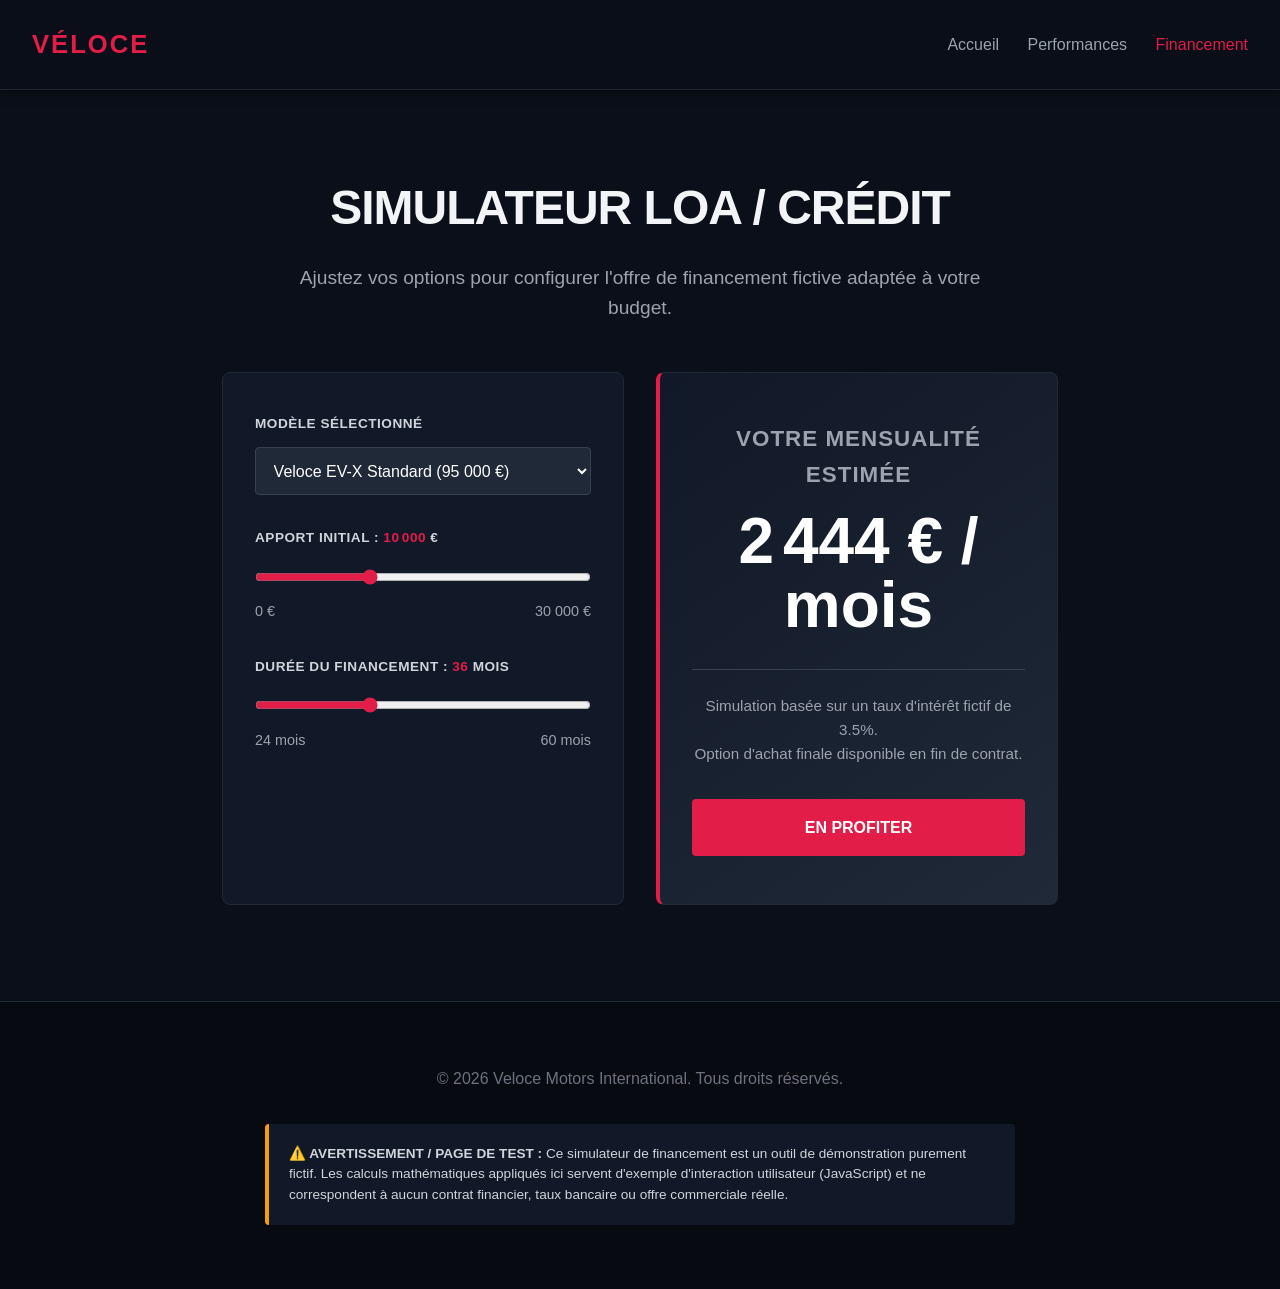
<file: bornes.html>
<!DOCTYPE html>
<html lang="fr">
<head>
    <meta charset="UTF-8">
    <meta name="viewport" content="width=device-width, initial-scale=1.0">
    <title>Veloce Motors | Simulateur de Financement</title>
    <style>
        /* --- STYLE CSS --- */
        * {
            margin: 0;
            padding: 0;
            box-sizing: border-box;
        }

        body {
            font-family: 'Segoe UI', Arial, sans-serif;
            line-height: 1.6;
            color: #f3f4f6;
            background-color: #0b0f19;
        }

        /* Barre de navigation */
        nav {
            background-color: rgba(11, 15, 25, 0.9);
            padding: 1.5rem 2rem;
            display: flex;
            justify-content: space-between;
            align-items: center;
            box-shadow: 0 2px 10px rgba(0,0,0,0.5);
            position: sticky;
            top: 0;
            z-index: 100;
            backdrop-filter: blur(10px);
            border-bottom: 1px solid #1f2937;
        }

        nav .logo {
            font-size: 1.6rem;
            font-weight: 800;
            letter-spacing: 2px;
            color: #e11d48;
            text-decoration: none;
            transition: opacity 0.2s ease;
        }

        nav .logo:hover {
            opacity: 0.85;
        }

        nav .nav-links a {
            text-decoration: none;
            color: #9ca3af;
            margin-left: 1.5rem;
            font-weight: 500;
            transition: color 0.3s;
        }

        nav .nav-links a:hover, nav .nav-links a.active {
            color: #e11d48;
        }

        /* En-tête */
        header.section-header {
            padding: 5rem 2rem 1rem 2rem;
            text-align: center;
            max-width: 800px;
            margin: 0 auto;
        }

        header.section-header h1 {
            font-size: 3rem;
            font-weight: 900;
            text-transform: uppercase;
            margin-bottom: 1rem;
            letter-spacing: -1px;
        }

        header.section-header p {
            color: #9ca3af;
            font-size: 1.2rem;
        }

        /* Zone du Simulateur */
        .simulator-container {
            max-width: 900px;
            margin: 2rem auto;
            padding: 0 2rem;
            display: grid;
            grid-template-columns: repeat(auto-fit, minmax(350px, 1fr));
            gap: 2rem;
        }

        /* Panneau de configuration (Gauche) */
        .config-panel {
            background-color: #111827;
            padding: 2.5rem 2rem;
            border-radius: 8px;
            border: 1px solid #1f2937;
        }

        .form-group {
            margin-bottom: 2rem;
        }

        .form-group label {
            display: block;
            margin-bottom: 0.75rem;
            font-weight: 600;
            color: #d1d5db;
            text-transform: uppercase;
            font-size: 0.85rem;
            letter-spacing: 0.5px;
        }

        .form-group select {
            width: 100%;
            padding: 0.85rem;
            border: 1px solid #374151;
            background-color: #1f2937;
            color: white;
            border-radius: 4px;
            font-size: 1rem;
            outline: none;
        }

        /* Curseurs */
        .form-group input[type="range"] {
            width: 100%;
            margin-top: 0.5rem;
            accent-color: #e11d48;
        }

        .range-values {
            display: flex;
            justify-content: space-between;
            font-size: 0.9rem;
            color: #9ca3af;
            margin-top: 0.5rem;
        }

        .current-value {
            font-weight: bold;
            color: #e11d48;
        }

        /* Panneau des résultats (Droite) */
        .results-panel {
            background: linear-gradient(145deg, #111827, #1f2937);
            padding: 3rem 2rem;
            border-radius: 8px;
            border: 1px solid #1f2937;
            display: flex;
            flex-direction: column;
            justify-content: center;
            align-items: center;
            text-align: center;
            border-left: 4px solid #e11d48;
        }

        .results-panel h2 {
            font-size: 1.4rem;
            text-transform: uppercase;
            color: #9ca3af;
            margin-bottom: 1rem;
            letter-spacing: 1px;
        }

        .monthly-price {
            font-size: 4rem;
            font-weight: 900;
            color: #ffffff;
            line-height: 1;
            margin-bottom: 0.5rem;
        }

        .monthly-price span {
            font-size: 1.5rem;
            color: #9ca3af;
            font-weight: 500;
        }

        .details-summary {
            font-size: 0.95rem;
            color: #9ca3af;
            margin-top: 1.5rem;
            border-top: 1px solid #374151;
            padding-top: 1.5rem;
            width: 100%;
        }

        .cta-btn {
            display: inline-block;
            background-color: #e11d48;
            color: #ffffff;
            padding: 1rem 2rem;
            text-decoration: none;
            border-radius: 4px;
            font-weight: bold;
            text-transform: uppercase;
            margin-top: 2rem;
            width: 100%;
            transition: background 0.3s;
        }

        .cta-btn:hover {
            background-color: #be123c;
        }

        /* Pied de page et avertissement */
        footer {
            background-color: #070a10;
            color: #6b7280;
            text-align: center;
            padding: 4rem 2rem;
            margin-top: 6rem;
            border-top: 1px solid #1f2937;
        }

        .disclaimer {
            background-color: #111827;
            color: #d1d5db;
            padding: 1.25rem;
            border-radius: 4px;
            max-width: 750px;
            margin: 2rem auto 0 auto;
            font-size: 0.85rem;
            line-height: 1.5;
            border-left: 4px solid #f59e0b;
            text-align: left;
        }
    </style>
</head>
<body>

    <!-- Barre de Navigation -->
    <nav>
        <a href="index.html" class="logo">VÉLOCE</a>
        <div class="nav-links">
            <a href="index.html">Accueil</a>
            <a href="performances.html">Performances</a>
            <a href="#" class="active">Financement</a>
        </div>
    </nav>

    <!-- En-tête -->
    <header class="section-header">
        <h1>Simulateur LOA / Crédit</h1>
        <p>Ajustez vos options pour configurer l'offre de financement fictive adaptée à votre budget.</p>
    </header>

    <!-- Zone principale du simulateur -->
    <section class="simulator-container">
        
        <!-- Formulaire de configuration -->
        <div class="config-panel">
            
            <!-- Choix du modèle -->
            <div class="form-group">
                <label for="model-select">Modèle sélectionné</label>
                <select id="model-select" onchange="calculateFinance()">
                    <option value="95000">Veloce EV-X Standard (95 000 €)</option>
                    <option value="145000">Veloce EV-X Track Edition (145 000 €)</option>
                </select>
            </div>

            <!-- Choix de l'apport initial -->
            <div class="form-group">
                <label for="deposit-slider">Apport Initial : <span id="deposit-val" class="current-value">10 000</span> €</label>
                <input type="range" id="deposit-slider" min="0" max="30000" step="5000" value="10000" oninput="calculateFinance()">
                <div class="range-values">
                    <span>0 €</span>
                    <span>30 000 €</span>
                </div>
            </div>

            <!-- Choix de la durée -->
            <div class="form-group">
                <label for="duration-slider">Durée du financement : <span id="duration-val" class="current-value">36</span> mois</label>
                <input type="range" id="duration-slider" min="24" max="60" step="12" value="36" oninput="calculateFinance()">
                <div class="range-values">
                    <span>24 mois</span>
                    <span>60 mois</span>
                </div>
            </div>

        </div>

        <!-- Panneau des résultats en temps réel -->
        <div class="results-panel">
            <h2>Votre Mensualité Estimée</h2>
            <div class="monthly-price" id="total-monthly">0<span> € / mois</span></div>
            
            <div class="details-summary">
                <p>Simulation basée sur un taux d'intérêt fictif de 3.5%.</p>
                <p>Option d'achat finale disponible en fin de contrat.</p>
            </div>

            <a href="index.html" class="cta-btn">En profiter</a>
        </div>

    </section>

    <!-- Pied de page -->
    <footer>
        <p>&copy; 2026 Veloce Motors International. Tous droits réservés.</p>
        
        <div class="disclaimer">
            <strong>⚠️ AVERTISSEMENT / PAGE DE TEST :</strong> Ce simulateur de financement est un outil de démonstration purement fictif. Les calculs mathématiques appliqués ici servent d'exemple d'interaction utilisateur (JavaScript) et ne correspondent à aucun contrat financier, taux bancaire ou offre commerciale réelle.
        </div>
    </footer>

    <!-- --- ZONE INTERACTIVE JAVASCRIPT --- -->
        <!-- --- ZONE INTERACTIVE JAVASCRIPT --- -->
    <script>
        function calculateFinance() {
            // 1. Récupération des valeurs
            const carPrice = parseFloat(document.getElementById('model-select').value);
            const deposit = parseFloat(document.getElementById('deposit-slider').value);
            const months = parseInt(document.getElementById('duration-slider').value);

            // 2. Mise à jour des petits textes à côté des curseurs
            document.getElementById('deposit-val').textContent = deposit.toLocaleString('fr-FR');
            document.getElementById('duration-val').textContent = months;

            // 3. Calcul mathématique
            const amountToFinance = carPrice - deposit;
            const totalWithInterest = amountToFinance * 1.035;
            const monthlyPayment = totalWithInterest / months;

            // 4. Affichage du résultat avec TON texte exact
            document.getElementById('total-monthly').textContent = Math.round(monthlyPayment).toLocaleString('fr-FR') + ' € / mois';
        }

        // Lancement automatique du calcul
        window.onload = calculateFinance;
    </script>
</file>
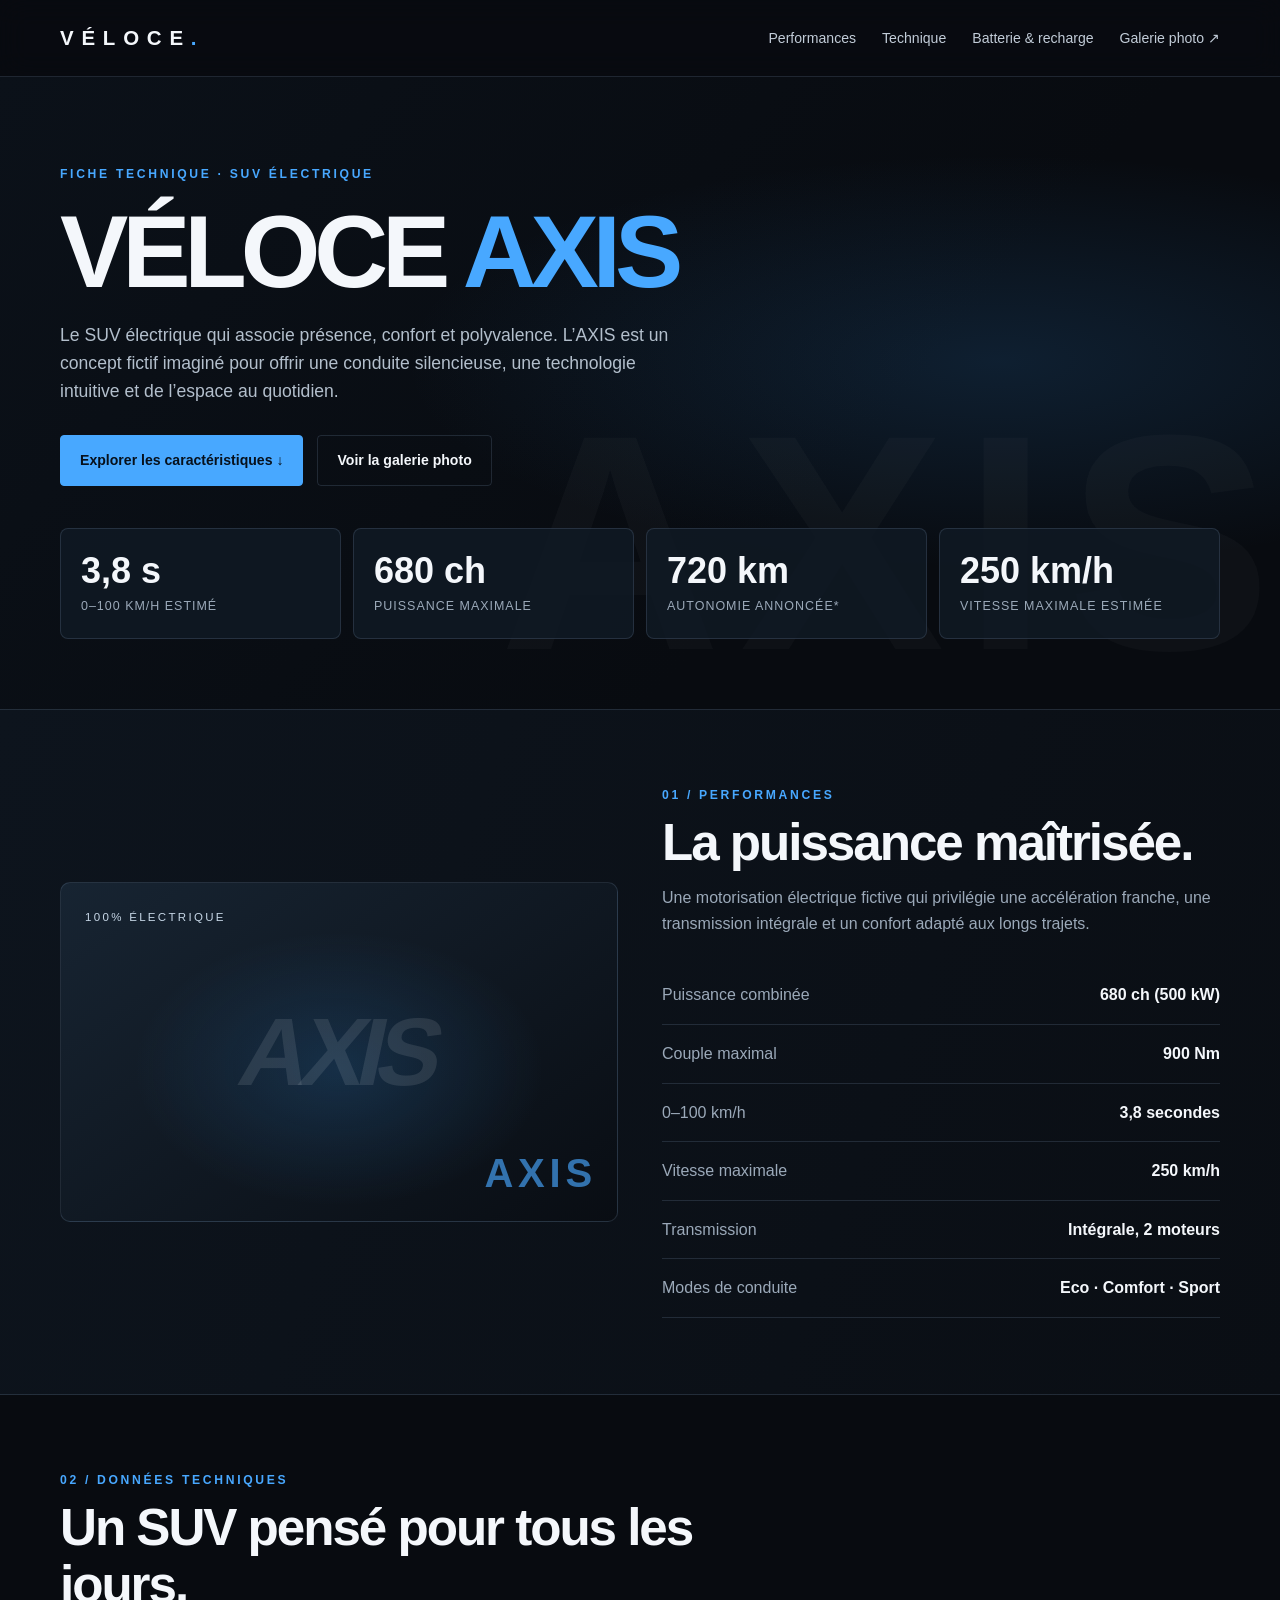
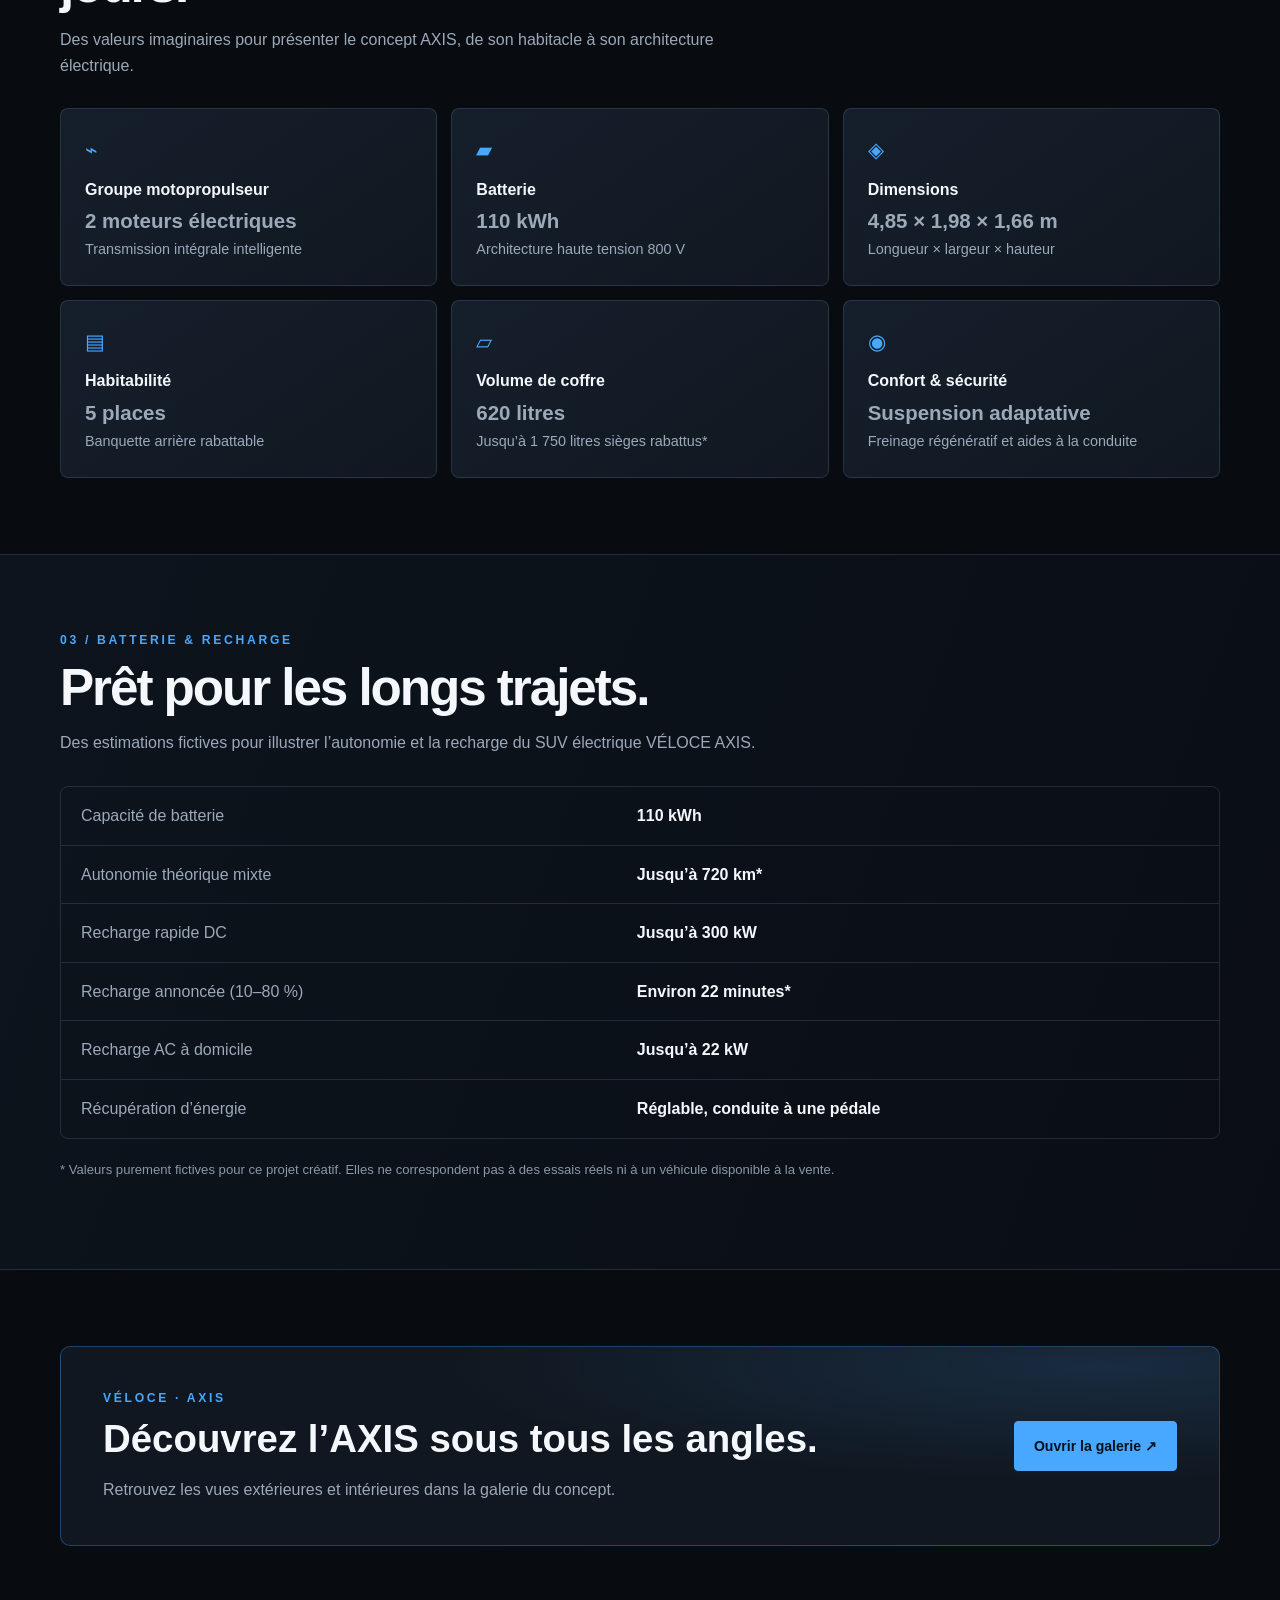
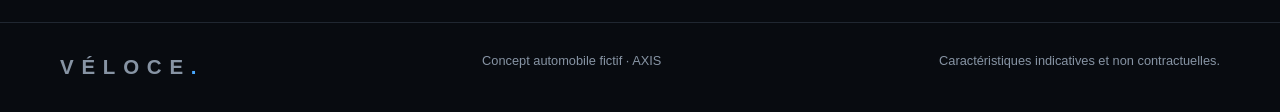
<file: fiches_AXIS.html>
<!DOCTYPE html>
<html lang="fr">
<head>
<meta charset="UTF-8">
<meta name="viewport" content="width=device-width, initial-scale=1.0">
<meta name="theme-color" content="#080b10">
<title>VÉLOCE AXIS — Fiche technique</title>
<style>
:root{--bg:#080b10;--panel:#101720;--panel2:#151f2b;--blue:#48a8ff;--muted:#9ba9b9;--white:#f4f7fb;--line:rgba(150,180,210,.17)}
*{box-sizing:border-box}html{scroll-behavior:smooth}body{margin:0;background:var(--bg);color:var(--white);font-family:Inter,Arial,Helvetica,sans-serif;line-height:1.6}
a{color:inherit;text-decoration:none}.wrap{width:min(1160px,92%);margin:auto}
header{position:sticky;top:0;z-index:10;background:rgba(8,11,16,.88);backdrop-filter:blur(14px);border-bottom:1px solid var(--line)}
.nav{height:76px;display:flex;align-items:center;justify-content:space-between;gap:24px}.brand{font-size:1.28rem;font-weight:700;letter-spacing:.38em}.brand span{color:var(--blue)}nav{display:flex;gap:26px;font-size:.88rem;color:#c2ccd8}nav a:hover{color:var(--blue)}
.hero{position:relative;overflow:hidden;padding:88px 0 70px;background:radial-gradient(ellipse at 78% 45%,rgba(41,113,180,.2),transparent 42%),linear-gradient(130deg,#0b1119,#080b10 65%)}
.hero:after{content:"AXIS";position:absolute;right:-10px;bottom:-80px;font-size:clamp(9rem,24vw,20rem);font-weight:800;letter-spacing:.06em;color:rgba(255,255,255,.025);pointer-events:none}
.eyebrow{color:var(--blue);text-transform:uppercase;letter-spacing:.22em;font-size:.76rem;font-weight:700}.hero h1{font-size:clamp(3.2rem,8vw,6.6rem);line-height:.98;letter-spacing:-.06em;margin:18px 0}.hero h1 span{color:var(--blue)}.lead{max-width:640px;color:#b3bfcc;font-size:1.1rem}.hero-actions{display:flex;gap:14px;flex-wrap:wrap;margin-top:30px}
.btn{display:inline-flex;align-items:center;justify-content:center;padding:13px 19px;border-radius:4px;font-weight:700;font-size:.88rem;border:1px solid var(--line)}.btn.primary{background:var(--blue);color:#07111c;border-color:var(--blue)}.btn:hover{transform:translateY(-1px)}
.stats{display:grid;grid-template-columns:repeat(4,1fr);gap:12px;margin-top:42px;position:relative;z-index:1}.stat{padding:20px;background:rgba(17,26,37,.82);border:1px solid var(--line);border-radius:8px}.stat strong{display:block;font-size:clamp(1.55rem,3vw,2.25rem);line-height:1.2}.stat small{color:var(--muted);font-size:.78rem;text-transform:uppercase;letter-spacing:.08em}
section{padding:76px 0}.section-head{max-width:700px;margin-bottom:30px}.section-head h2{font-size:clamp(2rem,4vw,3.2rem);line-height:1.1;margin:10px 0 14px;letter-spacing:-.04em}.section-head p{color:var(--muted);margin:0}
.spec-grid{display:grid;grid-template-columns:repeat(3,1fr);gap:14px}.spec{padding:24px;background:linear-gradient(145deg,var(--panel2),var(--panel));border:1px solid var(--line);border-radius:8px;min-height:150px}.spec .icon{color:var(--blue);font-size:1.3rem}.spec h3{margin:10px 0 3px;font-size:1rem}.spec p{margin:0;color:var(--muted);font-size:.9rem}.spec strong{font-size:1.28rem}
.performance{background:linear-gradient(110deg,#0d141d,#0a0e14);border-top:1px solid var(--line);border-bottom:1px solid var(--line)}.performance-layout{display:grid;grid-template-columns:1fr 1fr;gap:44px;align-items:center}.performance-art{min-height:340px;border-radius:10px;border:1px solid var(--line);background:radial-gradient(ellipse at 50% 55%,rgba(47,139,220,.2),transparent 52%),linear-gradient(145deg,#172432,#090d13);display:flex;align-items:center;justify-content:center;position:relative;overflow:hidden}.car-line{font-size:clamp(3rem,8vw,6rem);font-weight:900;letter-spacing:-.08em;color:rgba(255,255,255,.1);transform:skewX(-12deg)}.performance-art:before{content:"100% ÉLECTRIQUE";position:absolute;top:25px;left:24px;color:#c7d7e7;font-size:.72rem;letter-spacing:.2em}.performance-art:after{content:"AXIS";position:absolute;bottom:16px;right:20px;color:rgba(72,168,255,.65);font-size:2.5rem;font-weight:800;letter-spacing:.12em}.perf-list{display:grid;gap:0}.perf-row{display:flex;justify-content:space-between;gap:20px;padding:16px 0;border-bottom:1px solid var(--line)}.perf-row span{color:var(--muted)}.perf-row strong{text-align:right}
.table-wrap{overflow-x:auto;border:1px solid var(--line);border-radius:8px}table{width:100%;border-collapse:collapse;min-width:480px}td{padding:16px 20px;border-bottom:1px solid var(--line)}tr:last-child td{border-bottom:0}td:first-child{color:var(--muted);width:48%}td:last-child{font-weight:600}
.note{margin-top:20px;color:#8998a9;font-size:.82rem}.cta{padding:42px;border:1px solid rgba(72,168,255,.3);border-radius:10px;background:radial-gradient(ellipse at 90% 10%,rgba(72,168,255,.14),transparent 45%),var(--panel);display:flex;justify-content:space-between;align-items:center;gap:25px}.cta h2{margin:0 0 8px;font-size:clamp(1.6rem,3vw,2.4rem)}.cta p{margin:0;color:var(--muted)}
footer{border-top:1px solid var(--line);padding:28px 0;color:#8794a4;font-size:.8rem}.footer-inner{display:flex;justify-content:space-between;gap:20px;flex-wrap:wrap}
@media(max-width:760px){.nav{height:auto;min-height:70px;flex-wrap:wrap;padding:16px 0}.brand{font-size:1.05rem}nav{gap:14px;flex-wrap:wrap;font-size:.8rem}.hero{padding:62px 0 50px}.stats{grid-template-columns:repeat(2,1fr)}.spec-grid{grid-template-columns:repeat(2,1fr)}.performance-layout{grid-template-columns:1fr}.performance-art{min-height:230px}section{padding:56px 0}.cta{padding:26px;align-items:flex-start;flex-direction:column}}
@media(max-width:460px){.spec-grid{grid-template-columns:1fr}.stat{padding:16px}.lead{font-size:1rem}}
</style>
</head>
<body>
<header><div class="wrap nav">
<a class="brand" href="index.html">VÉLOCE<span>.</span></a>
<nav aria-label="Navigation principale"><a href="#performances">Performances</a><a href="#technique">Technique</a><a href="#batterie">Batterie & recharge</a><a href="veloce-gallery-AXIS.html">Galerie photo ↗</a></nav>
</div></header>
<main>
<section class="hero">
<div class="wrap">
<div class="eyebrow">Fiche technique · SUV électrique</div>
<h1>VÉLOCE <span>AXIS</span></h1>
<p class="lead">Le SUV électrique qui associe présence, confort et polyvalence. L’AXIS est un concept fictif imaginé pour offrir une conduite silencieuse, une technologie intuitive et de l’espace au quotidien.</p>
<div class="hero-actions"><a class="btn primary" href="#technique">Explorer les caractéristiques ↓</a><a class="btn" href="veloce-gallery-AXIS.html">Voir la galerie photo</a></div>
<div class="stats">
<div class="stat"><strong>3,8 s</strong><small>0–100 km/h estimé</small></div>
<div class="stat"><strong>680 ch</strong><small>Puissance maximale</small></div>
<div class="stat"><strong>720 km</strong><small>Autonomie annoncée*</small></div>
<div class="stat"><strong>250 km/h</strong><small>Vitesse maximale estimée</small></div>
</div>
</div>
</section>
<section id="performances" class="performance">
<div class="wrap performance-layout">
<div class="performance-art" role="img" aria-label="Illustration graphique abstraite du SUV électrique AXIS"><div class="car-line">AXIS</div></div>
<div><div class="section-head"><div class="eyebrow">01 / Performances</div><h2>La puissance maîtrisée.</h2><p>Une motorisation électrique fictive qui privilégie une accélération franche, une transmission intégrale et un confort adapté aux longs trajets.</p></div>
<div class="perf-list">
<div class="perf-row"><span>Puissance combinée</span><strong>680 ch (500 kW)</strong></div>
<div class="perf-row"><span>Couple maximal</span><strong>900 Nm</strong></div>
<div class="perf-row"><span>0–100 km/h</span><strong>3,8 secondes</strong></div>
<div class="perf-row"><span>Vitesse maximale</span><strong>250 km/h</strong></div>
<div class="perf-row"><span>Transmission</span><strong>Intégrale, 2 moteurs</strong></div>
<div class="perf-row"><span>Modes de conduite</span><strong>Eco · Comfort · Sport</strong></div>
</div></div>
</div>
</section>
<section id="technique"><div class="wrap">
<div class="section-head"><div class="eyebrow">02 / Données techniques</div><h2>Un SUV pensé pour tous les jours.</h2><p>Des valeurs imaginaires pour présenter le concept AXIS, de son habitacle à son architecture électrique.</p></div>
<div class="spec-grid">
<article class="spec"><div class="icon">⌁</div><h3>Groupe motopropulseur</h3><p><strong>2 moteurs électriques</strong><br>Transmission intégrale intelligente</p></article>
<article class="spec"><div class="icon">▰</div><h3>Batterie</h3><p><strong>110 kWh</strong><br>Architecture haute tension 800 V</p></article>
<article class="spec"><div class="icon">◈</div><h3>Dimensions</h3><p><strong>4,85 × 1,98 × 1,66 m</strong><br>Longueur × largeur × hauteur</p></article>
<article class="spec"><div class="icon">▤</div><h3>Habitabilité</h3><p><strong>5 places</strong><br>Banquette arrière rabattable</p></article>
<article class="spec"><div class="icon">▱</div><h3>Volume de coffre</h3><p><strong>620 litres</strong><br>Jusqu’à 1 750 litres sièges rabattus*</p></article>
<article class="spec"><div class="icon">◉</div><h3>Confort & sécurité</h3><p><strong>Suspension adaptative</strong><br>Freinage régénératif et aides à la conduite</p></article>
</div>
</div></section>
<section id="batterie" class="performance"><div class="wrap">
<div class="section-head"><div class="eyebrow">03 / Batterie & recharge</div><h2>Prêt pour les longs trajets.</h2><p>Des estimations fictives pour illustrer l’autonomie et la recharge du SUV électrique VÉLOCE AXIS.</p></div>
<div class="table-wrap"><table aria-label="Données fictives de batterie et recharge"><tbody>
<tr><td>Capacité de batterie</td><td>110 kWh</td></tr>
<tr><td>Autonomie théorique mixte</td><td>Jusqu’à 720 km*</td></tr>
<tr><td>Recharge rapide DC</td><td>Jusqu’à 300 kW</td></tr>
<tr><td>Recharge annoncée (10–80 %)</td><td>Environ 22 minutes*</td></tr>
<tr><td>Recharge AC à domicile</td><td>Jusqu’à 22 kW</td></tr>
<tr><td>Récupération d’énergie</td><td>Réglable, conduite à une pédale</td></tr>
</tbody></table></div>
<p class="note">* Valeurs purement fictives pour ce projet créatif. Elles ne correspondent pas à des essais réels ni à un véhicule disponible à la vente.</p>
</div></section>
<section><div class="wrap"><div class="cta"><div><div class="eyebrow">VÉLOCE · AXIS</div><h2>Découvrez l’AXIS sous tous les angles.</h2><p>Retrouvez les vues extérieures et intérieures dans la galerie du concept.</p></div><a class="btn primary" href="veloce-gallery-AXIS.html">Ouvrir la galerie ↗</a></div></div></section>
</main>
<footer><div class="wrap footer-inner"><span class="brand">VÉLOCE<span>.</span></span><span>Concept automobile fictif · AXIS</span><span>Caractéristiques indicatives et non contractuelles.</span></div></footer>
</body>
</html>
</file>
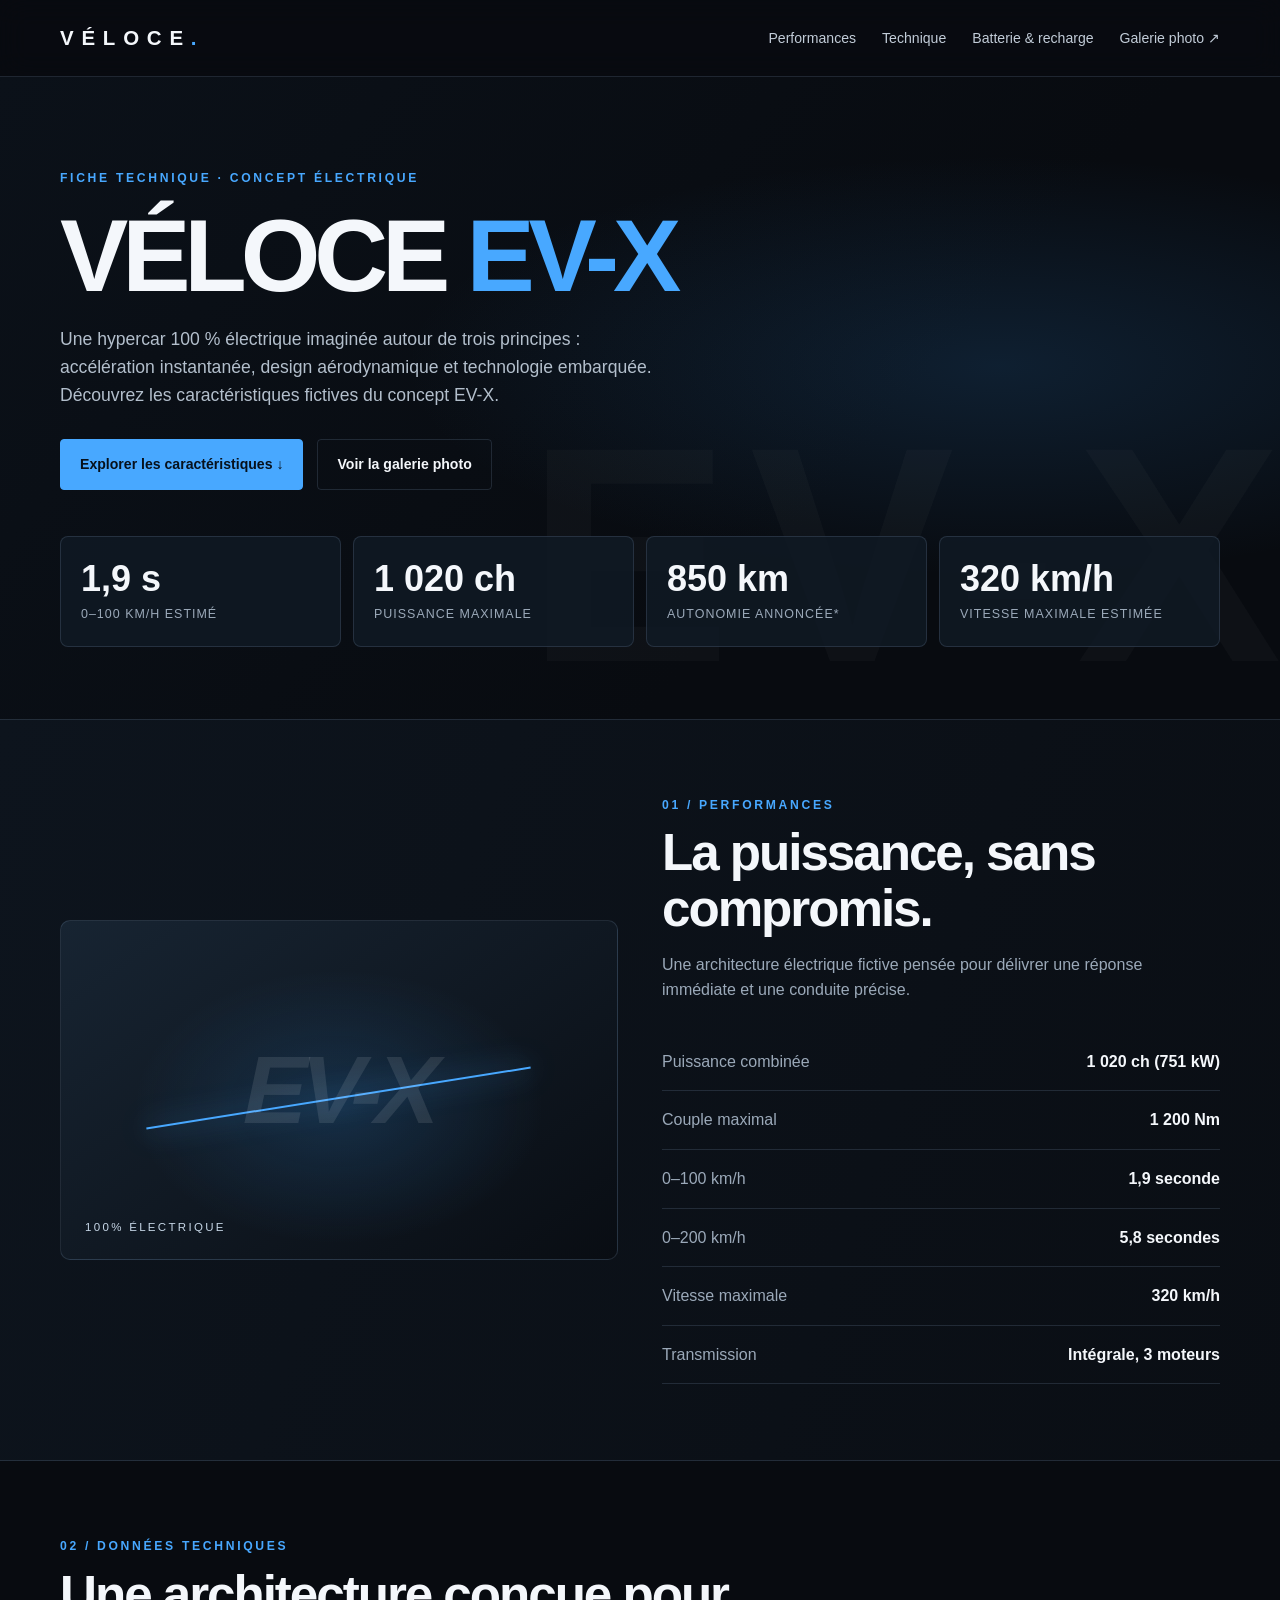
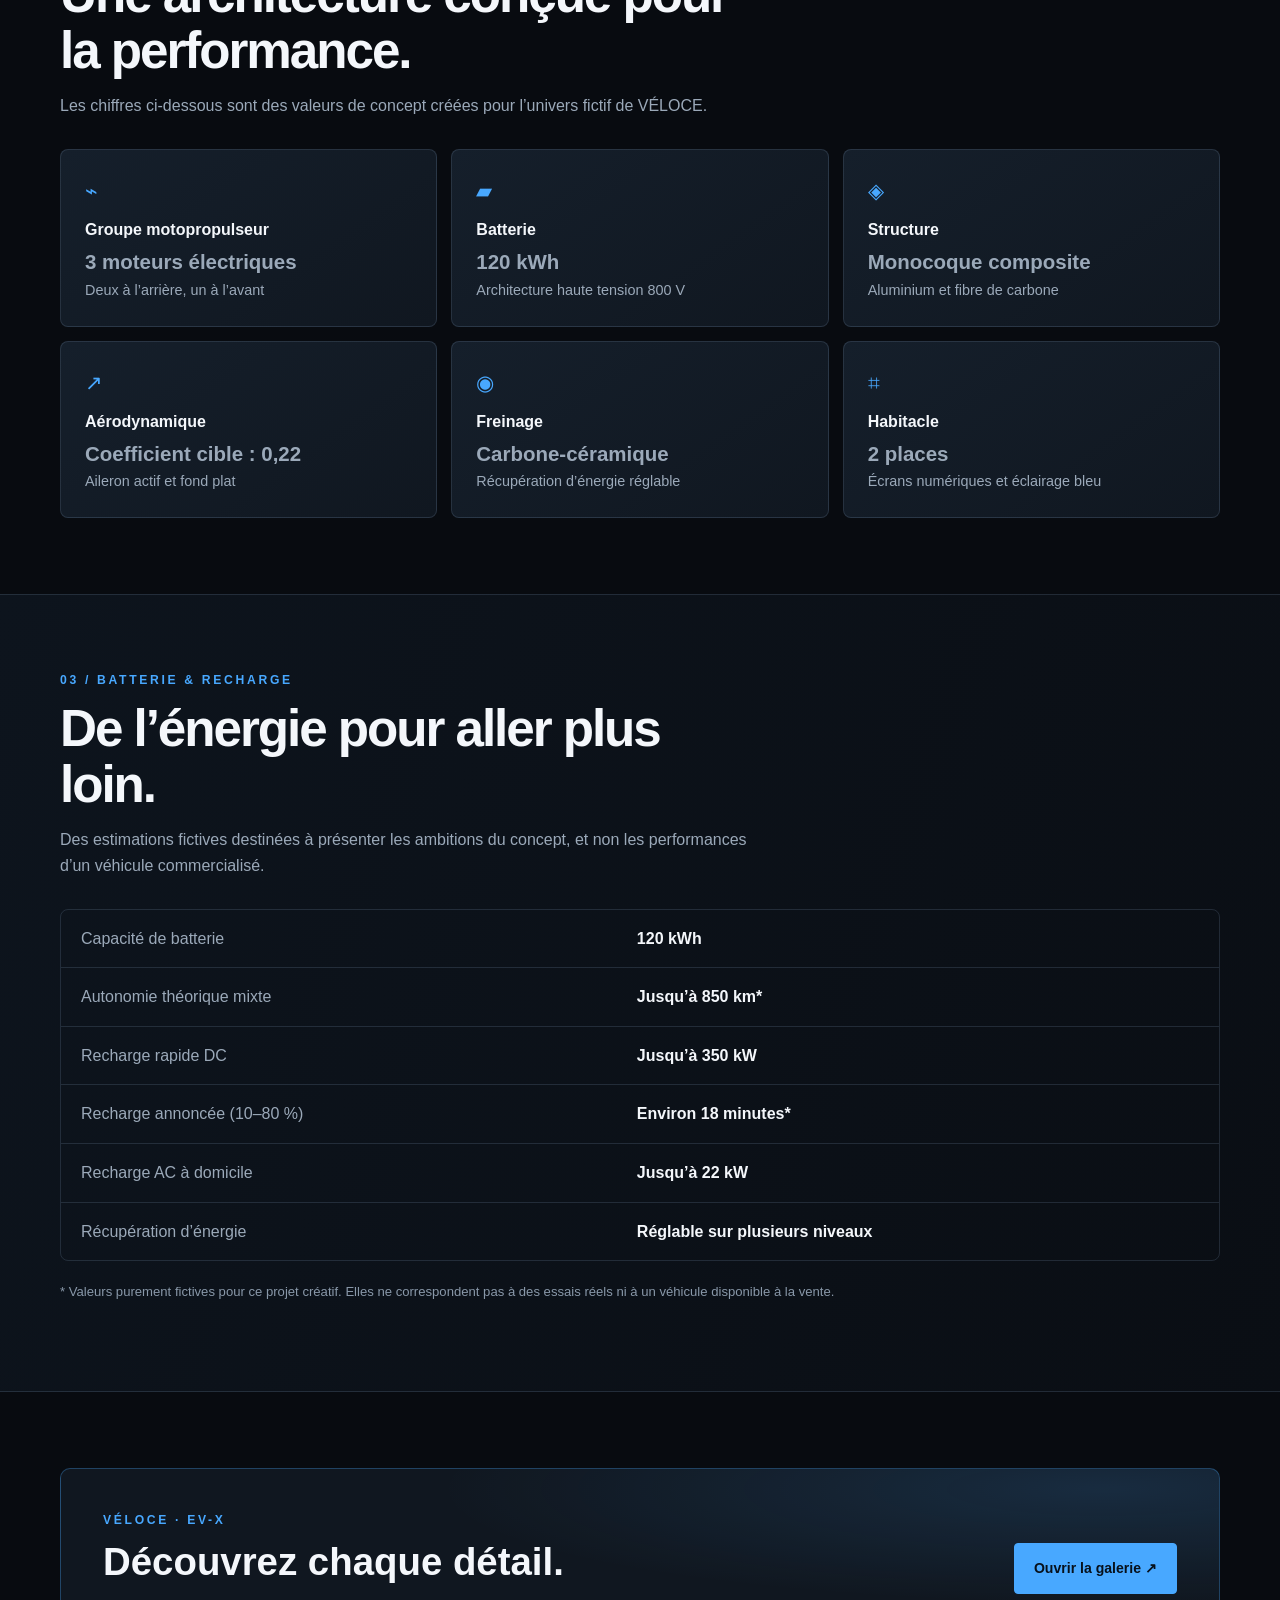
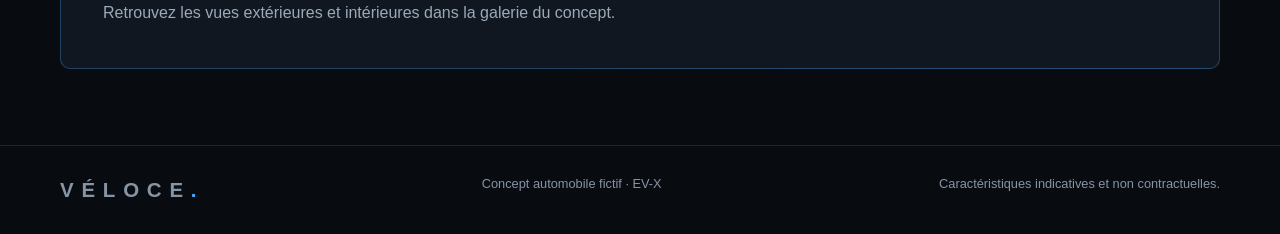
<file: fiches_EV-X.html>
<!DOCTYPE html>
<html lang="fr">
<head>
<meta charset="UTF-8">
<meta name="viewport" content="width=device-width, initial-scale=1.0">
<meta name="theme-color" content="#080b10">
<title>VÉLOCE EV-X — Fiche technique</title>
<style>
:root{--bg:#080b10;--panel:#101720;--panel2:#151f2b;--blue:#48a8ff;--muted:#9ba9b9;--white:#f4f7fb;--line:rgba(150,180,210,.17)}
*{box-sizing:border-box}html{scroll-behavior:smooth}body{margin:0;background:var(--bg);color:var(--white);font-family:Inter,Arial,Helvetica,sans-serif;line-height:1.6}
a{color:inherit;text-decoration:none}.wrap{width:min(1160px,92%);margin:auto}
header{position:sticky;top:0;z-index:10;background:rgba(8,11,16,.88);backdrop-filter:blur(14px);border-bottom:1px solid var(--line)}
.nav{height:76px;display:flex;align-items:center;justify-content:space-between;gap:24px}.brand{font-size:1.28rem;font-weight:700;letter-spacing:.38em}.brand span{color:var(--blue)}nav{display:flex;gap:26px;font-size:.88rem;color:#c2ccd8}nav a:hover{color:var(--blue)}
.hero{position:relative;overflow:hidden;padding:92px 0 72px;background:radial-gradient(ellipse at 78% 45%,rgba(41,113,180,.2),transparent 42%),linear-gradient(130deg,#0b1119,#080b10 65%)}
.hero:after{content:"EV-X";position:absolute;right:-20px;bottom:-82px;font-size:clamp(9rem,24vw,20rem);font-weight:800;letter-spacing:.06em;color:rgba(255,255,255,.025);pointer-events:none}
.eyebrow{color:var(--blue);text-transform:uppercase;letter-spacing:.22em;font-size:.76rem;font-weight:700}.hero h1{font-size:clamp(3.2rem,8vw,6.6rem);line-height:.98;letter-spacing:-.06em;margin:18px 0}.hero h1 span{color:var(--blue)}.lead{max-width:610px;color:#b3bfcc;font-size:1.1rem}.hero-actions{display:flex;gap:14px;flex-wrap:wrap;margin-top:30px}
.btn{display:inline-flex;align-items:center;justify-content:center;padding:13px 19px;border-radius:4px;font-weight:700;font-size:.88rem;border:1px solid var(--line)}.btn.primary{background:var(--blue);color:#07111c;border-color:var(--blue)}.btn:hover{transform:translateY(-1px)}
.stats{display:grid;grid-template-columns:repeat(4,1fr);gap:12px;margin-top:46px;position:relative;z-index:1}.stat{padding:20px;background:rgba(17,26,37,.82);border:1px solid var(--line);border-radius:8px}.stat strong{display:block;font-size:clamp(1.55rem,3vw,2.25rem);line-height:1.2}.stat small{color:var(--muted);font-size:.78rem;text-transform:uppercase;letter-spacing:.08em}
section{padding:76px 0}.section-head{max-width:700px;margin-bottom:30px}.section-head h2{font-size:clamp(2rem,4vw,3.2rem);line-height:1.1;margin:10px 0 14px;letter-spacing:-.04em}.section-head p{color:var(--muted);margin:0}
.spec-grid{display:grid;grid-template-columns:repeat(3,1fr);gap:14px}.spec{padding:24px;background:linear-gradient(145deg,var(--panel2),var(--panel));border:1px solid var(--line);border-radius:8px;min-height:150px}.spec .icon{color:var(--blue);font-size:1.3rem}.spec h3{margin:10px 0 3px;font-size:1rem}.spec p{margin:0;color:var(--muted);font-size:.9rem}.spec strong{font-size:1.28rem}
.performance{background:linear-gradient(110deg,#0d141d,#0a0e14);border-top:1px solid var(--line);border-bottom:1px solid var(--line)}.performance-layout{display:grid;grid-template-columns:1fr 1fr;gap:44px;align-items:center}.performance-art{min-height:340px;border-radius:10px;border:1px solid var(--line);background:radial-gradient(ellipse at 50% 55%,rgba(47,139,220,.2),transparent 52%),linear-gradient(145deg,#172432,#090d13);display:flex;align-items:center;justify-content:center;position:relative;overflow:hidden}.car-line{font-size:clamp(3rem,8vw,6rem);font-weight:900;letter-spacing:-.08em;color:rgba(255,255,255,.1);transform:skewX(-12deg)}.performance-art:before{content:"";position:absolute;width:70%;height:2px;background:var(--blue);box-shadow:0 0 28px var(--blue);transform:rotate(-9deg);top:52%}.performance-art:after{content:"100% ÉLECTRIQUE";position:absolute;bottom:22px;left:24px;color:#c7d7e7;font-size:.72rem;letter-spacing:.2em}.perf-list{display:grid;gap:0}.perf-row{display:flex;justify-content:space-between;gap:20px;padding:16px 0;border-bottom:1px solid var(--line)}.perf-row span{color:var(--muted)}.perf-row strong{text-align:right}
.table-wrap{overflow-x:auto;border:1px solid var(--line);border-radius:8px}table{width:100%;border-collapse:collapse;min-width:480px}td{padding:16px 20px;border-bottom:1px solid var(--line)}tr:last-child td{border-bottom:0}td:first-child{color:var(--muted);width:48%}td:last-child{font-weight:600}
.note{margin-top:20px;color:#8998a9;font-size:.82rem}.cta{padding:42px;border:1px solid rgba(72,168,255,.3);border-radius:10px;background:radial-gradient(ellipse at 90% 10%,rgba(72,168,255,.14),transparent 45%),var(--panel);display:flex;justify-content:space-between;align-items:center;gap:25px}.cta h2{margin:0 0 8px;font-size:clamp(1.6rem,3vw,2.4rem)}.cta p{margin:0;color:var(--muted)}
footer{border-top:1px solid var(--line);padding:28px 0;color:#8794a4;font-size:.8rem}.footer-inner{display:flex;justify-content:space-between;gap:20px;flex-wrap:wrap}
@media(max-width:760px){.nav{height:auto;min-height:70px;flex-wrap:wrap;padding:16px 0}.brand{font-size:1.05rem}nav{gap:14px;flex-wrap:wrap;font-size:.8rem}.hero{padding:64px 0 52px}.stats{grid-template-columns:repeat(2,1fr)}.spec-grid{grid-template-columns:repeat(2,1fr)}.performance-layout{grid-template-columns:1fr}.performance-art{min-height:230px}section{padding:56px 0}.cta{padding:26px;align-items:flex-start;flex-direction:column}}
@media(max-width:460px){.spec-grid{grid-template-columns:1fr}.stat{padding:16px}.lead{font-size:1rem}}
</style>
</head>
<body>
<header><div class="wrap nav">
<a class="brand" href="index.html">VÉLOCE<span>.</span></a>
<nav aria-label="Navigation principale"><a href="#performances">Performances</a><a href="#technique">Technique</a><a href="#batterie">Batterie & recharge</a><a href="veloce-gallery.html">Galerie photo ↗</a></nav>
</div></header>
<main>
<section class="hero">
<div class="wrap">
<div class="eyebrow">Fiche technique · Concept électrique</div>
<h1>VÉLOCE <span>EV-X</span></h1>
<p class="lead">Une hypercar 100 % électrique imaginée autour de trois principes : accélération instantanée, design aérodynamique et technologie embarquée. Découvrez les caractéristiques fictives du concept EV-X.</p>
<div class="hero-actions"><a class="btn primary" href="#technique">Explorer les caractéristiques ↓</a><a class="btn" href="veloce-gallery.html">Voir la galerie photo</a></div>
<div class="stats">
<div class="stat"><strong>1,9 s</strong><small>0–100 km/h estimé</small></div>
<div class="stat"><strong>1 020 ch</strong><small>Puissance maximale</small></div>
<div class="stat"><strong>850 km</strong><small>Autonomie annoncée*</small></div>
<div class="stat"><strong>320 km/h</strong><small>Vitesse maximale estimée</small></div>
</div>
</div>
</section>
<section id="performances" class="performance">
<div class="wrap performance-layout">
<div class="performance-art" role="img" aria-label="Illustration graphique abstraite du concept EV-X"><div class="car-line">EV-X</div></div>
<div><div class="section-head"><div class="eyebrow">01 / Performances</div><h2>La puissance, sans compromis.</h2><p>Une architecture électrique fictive pensée pour délivrer une réponse immédiate et une conduite précise.</p></div>
<div class="perf-list">
<div class="perf-row"><span>Puissance combinée</span><strong>1 020 ch (751 kW)</strong></div>
<div class="perf-row"><span>Couple maximal</span><strong>1 200 Nm</strong></div>
<div class="perf-row"><span>0–100 km/h</span><strong>1,9 seconde</strong></div>
<div class="perf-row"><span>0–200 km/h</span><strong>5,8 secondes</strong></div>
<div class="perf-row"><span>Vitesse maximale</span><strong>320 km/h</strong></div>
<div class="perf-row"><span>Transmission</span><strong>Intégrale, 3 moteurs</strong></div>
</div></div>
</div>
</section>
<section id="technique"><div class="wrap">
<div class="section-head"><div class="eyebrow">02 / Données techniques</div><h2>Une architecture conçue pour la performance.</h2><p>Les chiffres ci-dessous sont des valeurs de concept créées pour l’univers fictif de VÉLOCE.</p></div>
<div class="spec-grid">
<article class="spec"><div class="icon">⌁</div><h3>Groupe motopropulseur</h3><p><strong>3 moteurs électriques</strong><br>Deux à l’arrière, un à l’avant</p></article>
<article class="spec"><div class="icon">▰</div><h3>Batterie</h3><p><strong>120 kWh</strong><br>Architecture haute tension 800 V</p></article>
<article class="spec"><div class="icon">◈</div><h3>Structure</h3><p><strong>Monocoque composite</strong><br>Aluminium et fibre de carbone</p></article>
<article class="spec"><div class="icon">↗</div><h3>Aérodynamique</h3><p><strong>Coefficient cible : 0,22</strong><br>Aileron actif et fond plat</p></article>
<article class="spec"><div class="icon">◉</div><h3>Freinage</h3><p><strong>Carbone-céramique</strong><br>Récupération d’énergie réglable</p></article>
<article class="spec"><div class="icon">⌗</div><h3>Habitacle</h3><p><strong>2 places</strong><br>Écrans numériques et éclairage bleu</p></article>
</div>
</div></section>
<section id="batterie" class="performance"><div class="wrap">
<div class="section-head"><div class="eyebrow">03 / Batterie & recharge</div><h2>De l’énergie pour aller plus loin.</h2><p>Des estimations fictives destinées à présenter les ambitions du concept, et non les performances d’un véhicule commercialisé.</p></div>
<div class="table-wrap"><table aria-label="Données fictives de batterie et recharge"><tbody>
<tr><td>Capacité de batterie</td><td>120 kWh</td></tr>
<tr><td>Autonomie théorique mixte</td><td>Jusqu’à 850 km*</td></tr>
<tr><td>Recharge rapide DC</td><td>Jusqu’à 350 kW</td></tr>
<tr><td>Recharge annoncée (10–80 %)</td><td>Environ 18 minutes*</td></tr>
<tr><td>Recharge AC à domicile</td><td>Jusqu’à 22 kW</td></tr>
<tr><td>Récupération d’énergie</td><td>Réglable sur plusieurs niveaux</td></tr>
</tbody></table></div>
<p class="note">* Valeurs purement fictives pour ce projet créatif. Elles ne correspondent pas à des essais réels ni à un véhicule disponible à la vente.</p>
</div></section>
<section><div class="wrap"><div class="cta"><div><div class="eyebrow">VÉLOCE · EV-X</div><h2>Découvrez chaque détail.</h2><p>Retrouvez les vues extérieures et intérieures dans la galerie du concept.</p></div><a class="btn primary" href="veloce-gallery.html">Ouvrir la galerie ↗</a></div></div></section>
</main>
<footer><div class="wrap footer-inner"><span class="brand">VÉLOCE<span>.</span></span><span>Concept automobile fictif · EV-X</span><span>Caractéristiques indicatives et non contractuelles.</span></div></footer>
</body>
</html>
</file>
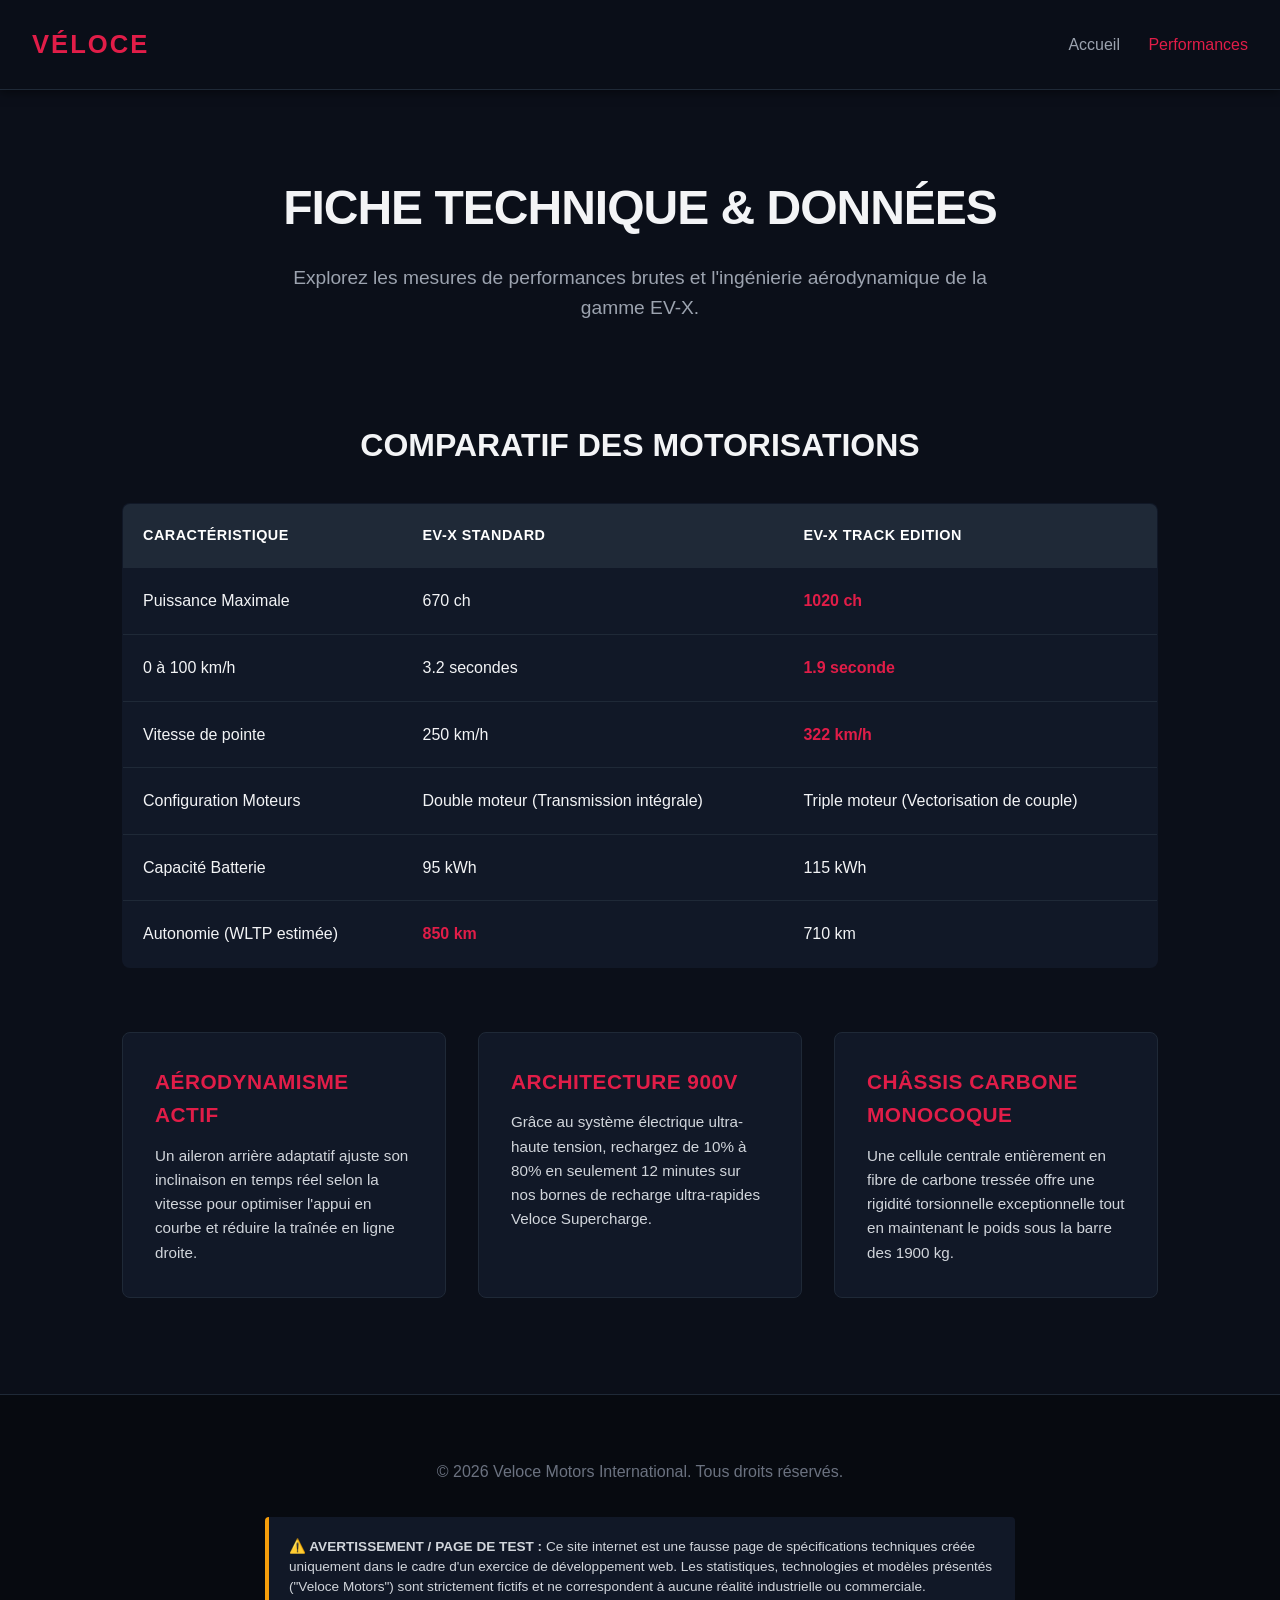
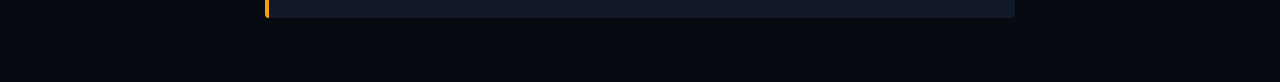
<file: performances.html>
<!DOCTYPE html>
<html lang="fr">
<head>
    <meta charset="UTF-8">
    <meta name="viewport" content="width=device-width, initial-scale=1.0">
    <title>Veloce Motors | Performances & Ingénierie</title>
    <style>
        /* --- STYLE CSS --- */
        * {
            margin: 0;
            padding: 0;
            box-sizing: border-box;
        }

        body {
            font-family: 'Segoe UI', Arial, sans-serif;
            line-height: 1.6;
            color: #f3f4f6;
            background-color: #0b0f19;
        }

        /* Barre de navigation */
        nav {
            background-color: rgba(11, 15, 25, 0.9);
            padding: 1.5rem 2rem;
            display: flex;
            justify-content: space-between;
            align-items: center;
            box-shadow: 0 2px 10px rgba(0,0,0,0.5);
            position: sticky;
            top: 0;
            z-index: 100;
            backdrop-filter: blur(10px);
            border-bottom: 1px solid #1f2937;
        }

        /* Style du Logo Cliquable */
        nav .logo {
            font-size: 1.6rem;
            font-weight: 800;
            letter-spacing: 2px;
            color: #e11d48;
            text-decoration: none; /* Enlève le soulignement du lien */
            transition: opacity 0.2s ease;
        }

        /* Léger effet visuel au survol du logo */
        nav .logo:hover {
            opacity: 0.85;
        }

        nav .nav-links a {
            text-decoration: none;
            color: #9ca3af;
            margin-left: 1.5rem;
            font-weight: 500;
            transition: color 0.3s;
        }

        nav .nav-links a:hover, nav .nav-links a.active {
            color: #e11d48;
        }

        /* En-tête de section */
        header.section-header {
            padding: 5rem 2rem 2rem 2rem;
            text-align: center;
            max-width: 800px;
            margin: 0 auto;
        }

        header.section-header h1 {
            font-size: 3rem;
            font-weight: 900;
            text-transform: uppercase;
            margin-bottom: 1rem;
            letter-spacing: -1px;
        }

        header.section-header p {
            color: #9ca3af;
            font-size: 1.2rem;
        }

        /* Grille des caractéristiques avancées */
        .tech-grid {
            max-width: 1100px;
            margin: 3rem auto;
            padding: 0 2rem;
            display: grid;
            grid-template-columns: repeat(auto-fit, minmax(300px, 1fr));
            gap: 2rem;
        }

        .tech-card {
            background: #111827;
            padding: 2rem;
            border-radius: 8px;
            border: 1px solid #1f2937;
        }

        .tech-card h3 {
            color: #e11d48;
            font-size: 1.3rem;
            margin-bottom: 0.75rem;
            text-transform: uppercase;
            letter-spacing: 0.5px;
        }

        .tech-card p {
            color: #d1d5db;
            font-size: 0.95rem;
        }

        /* Section Tableau Comparatif */
        .table-container {
            max-width: 1100px;
            margin: 4rem auto;
            padding: 0 2rem;
        }

        .table-container h2 {
            text-align: center;
            font-size: 2rem;
            text-transform: uppercase;
            margin-bottom: 2rem;
        }

        .responsive-table {
            width: 100%;
            border-collapse: collapse;
            background-color: #111827;
            border-radius: 8px;
            overflow: hidden;
            border: 1px solid #1f2937;
        }

        .responsive-table th, .responsive-table td {
            padding: 1.25rem;
            text-align: left;
        }

        .responsive-table th {
            background-color: #1f2937;
            color: #ffffff;
            font-weight: 600;
            text-transform: uppercase;
            font-size: 0.9rem;
            letter-spacing: 0.5px;
        }

        .responsive-table tr {
            border-bottom: 1px solid #1f2937;
            transition: background-color 0.2s;
        }

        .responsive-table tr:hover {
            background-color: #1f2937;
        }

        .responsive-table td.highlight {
            color: #e11d48;
            font-weight: bold;
        }

        /* Pied de page et avertissement */
        footer {
            background-color: #070a10;
            color: #6b7280;
            text-align: center;
            padding: 4rem 2rem;
            margin-top: 6rem;
            border-top: 1px solid #1f2937;
        }

        .disclaimer {
            background-color: #111827;
            color: #d1d5db;
            padding: 1.25rem;
            border-radius: 4px;
            max-width: 750px;
            margin: 2rem auto 0 auto;
            font-size: 0.85rem;
            line-height: 1.5;
            border-left: 4px solid #f59e0b;
            text-align: left;
        }
    </style>
</head>
<body>

    <!-- Barre de Navigation avec LOGO CLIQUABLE -->
    <nav>
        <a href="index.html" class="logo">VÉLOCE</a>
        <div class="nav-links">
            <a href="index.html">Accueil</a>
            <a href="#" class="active">Performances</a>
        </div>
    </nav>

    <!-- En-tête -->
    <header class="section-header">
        <h1>Fiche Technique & Données</h1>
        <p>Explorez les mesures de performances brutes et l'ingénierie aérodynamique de la gamme EV-X.</p>
    </header>

    <!-- Tableau de comparaison des performances -->
    <section class="table-container">
        <h2>Comparatif des Motorisations</h2>
        <table class="responsive-table">
            <thead>
                <tr>
                    <th>Caractéristique</th>
                    <th>EV-X Standard</th>
                    <th>EV-X Track Edition</th>
                </tr>
            </thead>
            <tbody>
                <tr>
                    <td>Puissance Maximale</td>
                    <td>670 ch</td>
                    <td class="highlight">1020 ch</td>
                </tr>
                <tr>
                    <td>0 à 100 km/h</td>
                    <td>3.2 secondes</td>
                    <td class="highlight">1.9 seconde</td>
                </tr>
                <tr>
                    <td>Vitesse de pointe</td>
                    <td>250 km/h</td>
                    <td class="highlight">322 km/h</td>
                </tr>
                <tr>
                    <td>Configuration Moteurs</td>
                    <td>Double moteur (Transmission intégrale)</td>
                    <td>Triple moteur (Vectorisation de couple)</td>
                </tr>
                <tr>
                    <td>Capacité Batterie</td>
                    <td>95 kWh</td>
                    <td>115 kWh</td>
                </tr>
                <tr>
                    <td>Autonomie (WLTP estimée)</td>
                    <td class="highlight">850 km</td>
                    <td>710 km</td>
                </tr>
            </tbody>
        </table>
    </section>

    <!-- Détails technologiques -->
    <section class="tech-grid">
        <div class="tech-card">
            <h3>Aérodynamisme Actif</h3>
            <p>Un aileron arrière adaptatif ajuste son inclinaison en temps réel selon la vitesse pour optimiser l'appui en courbe et réduire la traînée en ligne droite.</p>
        </div>
        <div class="tech-card">
            <h3>Architecture 900V</h3>
            <p>Grâce au système électrique ultra-haute tension, rechargez de 10% à 80% en seulement 12 minutes sur nos bornes de recharge ultra-rapides Veloce Supercharge.</p>
        </div>
        <div class="tech-card">
            <h3>Châssis Carbone Monocoque</h3>
            <p>Une cellule centrale entièrement en fibre de carbone tressée offre une rigidité torsionnelle exceptionnelle tout en maintenant le poids sous la barre des 1900 kg.</p>
        </div>
    </section>

    <!-- Pied de page -->
    <footer>
        <p>&copy; 2026 Veloce Motors International. Tous droits réservés.</p>
        
        <div class="disclaimer">
            <strong>⚠️ AVERTISSEMENT / PAGE DE TEST :</strong> Ce site internet est une fausse page de spécifications techniques créée uniquement dans le cadre d'un exercice de développement web. Les statistiques, technologies et modèles présentés ("Veloce Motors") sont strictement fictifs et ne correspondent à aucune réalité industrielle ou commerciale.
        </div>
    </footer>

</body>
</html>
</file>
